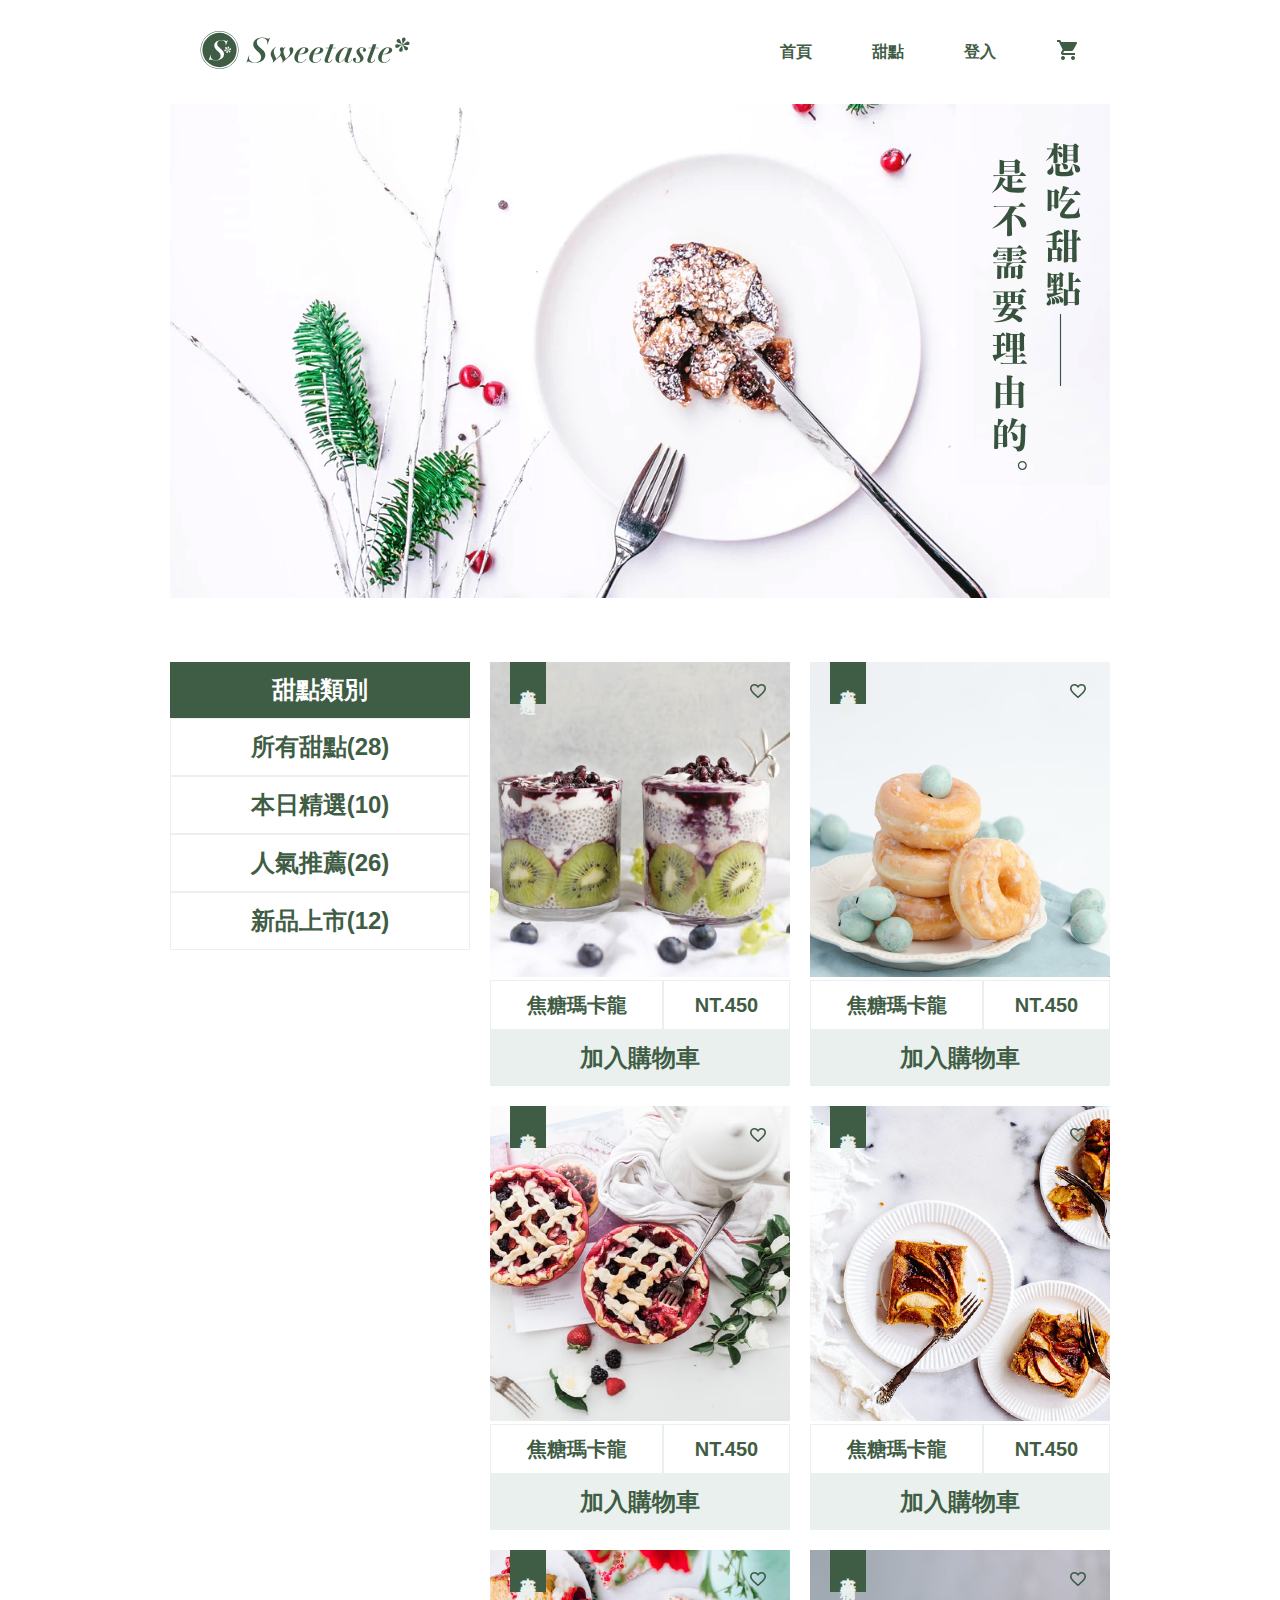
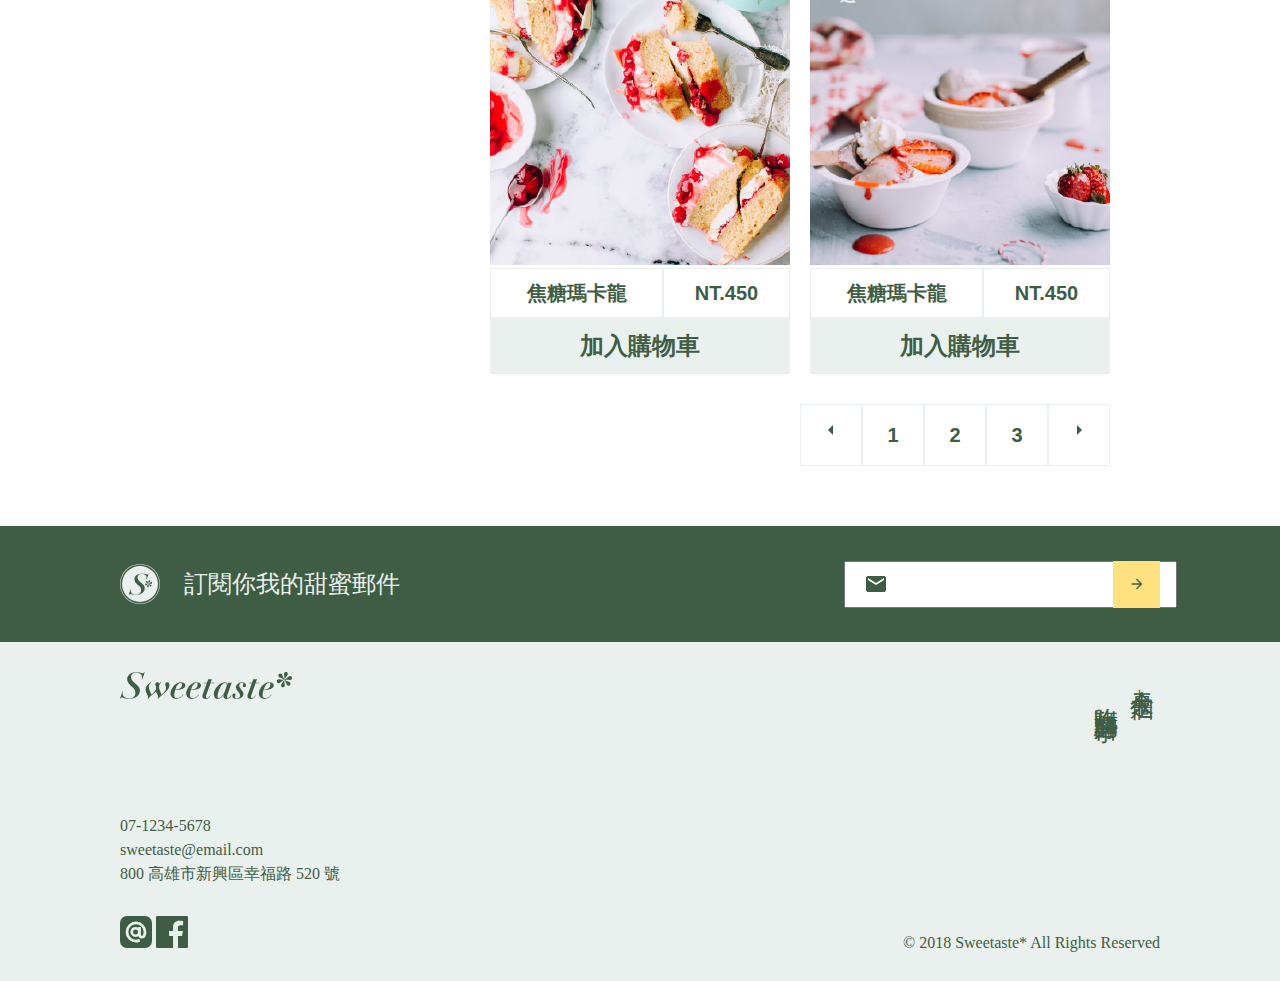
<file: index.html>
<!DOCTYPE html>
<html lang="en">
<head>
    <meta charset="UTF-8">
    <meta http-equiv="X-UA-Compatible" content="IE=edge">
    <meta name="viewport" content="width=device-width, initial-scale=1.0">
    <title>首頁</title>
    <link rel="stylesheet" href="css/all.css">
</head>
<body>
<div class="all">
    <div class="header">
        <a href="#"><img src="IMG/logo.svg" alt="logo"></a>
        <ul class="link">
            <li><a href="#">首頁</a></li>
            <li><a href="#">甜點</a></li>
            <li><a href="#">登入</a></li>
            <li><a href="#" target="_blank"><img src="IMG/shoppingcart.png" alt="購物車"></a>
            </li>
        </ul>
    </div>

    <div class="banner">
        <img src="IMG/banner.png" alt="文宣">
    </div>

    <div class="content">
        <div class="selection">
            <h2>甜點類別</h2>
        <ul>
            <li><a href="#">所有甜點(28)</a></li>
            <li><a href="#">本日精選(10)</a></li>
            <li><a href="#">人氣推薦(26)</a></li>
            <li><a href="#">新品上市(12)</a></li>
        </ul>
        </div>

        <div class="product">
            <ul class="productList">
                <li class="productListCard">
                    <div class="tag">
                        <p>本日精選</p>
                    </div>
                    <a class="label" href="#"><img src="IMG/favorite.png" alt="喜歡"></a>
                    <a href="#"><img src="IMG/p1.png" alt="品項1"></a>
                    <div class="productListCardBody">
                        <h3>焦糖瑪卡龍</h3>
                        <p>NT.450</p>
                        <a href="#">加入購物車</a>
                    </div>
                </li>
                <li class="productListCard">
                    <div class="tag">
                        <p>本日精選</p>
                    </div>
                    <a class="label" href="#"><img src="IMG/favorite.png" alt="喜歡"></a>
                    <a href="#"><img src="IMG/p2.png" alt="品項2"></a>
                    <div class="productListCardBody">
                        <h3>焦糖瑪卡龍</h3>
                        <p>NT.450</p>
                        <a href="#">加入購物車</a>
                    </div>
                </li>
                <li class="productListCard">
                    <div class="tag">
                        <p>本日精選</p>
                    </div>
                    <a class="label" href="#"><img src="IMG/favorite.png" alt="喜歡"></a>
                    <a href="#"><img src="IMG/p3.png" alt="品項3"></a>
                    <div class="productListCardBody">
                        <h3>焦糖瑪卡龍</h3>
                        <p>NT.450</p>
                        <a href="#">加入購物車</a>
                    </div>
                </li>
                <li class="productListCard">
                    <div class="tag">
                        <p>本日精選</p>
                    </div>
                    <a class="label" href="#"><img src="IMG/favorite.png" alt="喜歡"></a>
                    <a href="#"><img src="IMG/p4.png" alt="品項4"></a>
                    <div class="productListCardBody">
                        <h3>焦糖瑪卡龍</h3>
                        <p>NT.450</p>
                        <a href="#">加入購物車</a>
                    </div>
                </li>
                <li class="productListCard">
                    <div class="tag">
                        <p>本日精選</p>
                    </div>
                    <a class="label" href="#"><img src="IMG/favorite.png" alt="喜歡"></a>
                    <a href="#"><img src="IMG/p5.png" alt="品項5"></a>
                    <div class="productListCardBody">
                        <h3>焦糖瑪卡龍</h3>
                        <p>NT.450</p>
                        <a href="#">加入購物車</a>
                    </div>
                </li>
                <li class="productListCard">
                    <div class="tag">
                        <p>本日精選</p>
                    </div>
                    <a class="label" href="#"><img src="IMG/favorite.png" alt="喜歡"></a>
                    <a href="#"><img src="IMG/p6.png" alt="品項6"></a>
                    <div class="productListCardBody">
                        <h3>焦糖瑪卡龍</h3>
                        <p>NT.450</p>
                        <a href="#">加入購物車</a>
                    </div>
                </li>
            </ul>
            
                <ul class="pagination-body">
                    <li><a href="#"><img src="IMG/arrowleft.png" alt="左箭頭"></a></li>
                    <li><a class="pageNumber" href="#">1</a></li>
                    <li><a class="pageNumber" href="#">2</a></li>
                    <li><a class="pageNumber" href="#">3</a></li>
                    <li><a href="#"><img src="IMG/arrowright.png" alt="右箭頭"></a></li>
                </ul>
        </div>   
    </div>
</div>
    <div class="footer">
        <div class="top">
            <div class="footerBar">
                <img src="IMG/logo-light.svg" alt="logo">
                <h2>訂閱你我的甜蜜郵件</h2>
            </div>
            <div class="footerEmail">
                <img src="IMG/mail.png" alt="信箱">
                <input type="text">
                <a href="#"><img src="IMG/arrowforward.png" alt="送出"></a>
            </div>
        </div>
        <div class="main">
            <div class="information">
                <img src="IMG/logotype-lg-dark.svg" alt="品牌名稱">
                <ul>
                    <li><a href="#" target="_blank">07-1234-5678</a></li>
                    <li><a href="#" target="_blank">sweetaste@email.com</a></li>
                    <li>800 高雄市新興區幸福路 520 號</li>
                </ul>
            </div>
            <h2>今天是個 &mdash; <br>&nbsp 吃甜點的好日子。</h2>
        </div>

        <div class="bottom">
                <div class="icon">
                    <a href="#"><img src="IMG/line@.svg" alt="line"></a>
                    <a href="#"><img src="IMG/facebook.svg" alt="facebook"></a>
                </div>
                <div class="copyright">
                    <p>© 2018 Sweetaste* All Rights Reserved</p>
                </div>
        </div>
    </div>

   
</body>
</html>
</file>
<file: css/all.css>
.all {
  width: 940px;
  margin: 0 auto;
  font-family: -apple-system, BlinkMacSystemFont, 'Segoe UI', Roboto, Oxygen, Ubuntu, Cantarell, 'Open Sans', 'Helvetica Neue', sans-serif;
  font-weight: bold;
  -webkit-box-sizing: border-box;
          box-sizing: border-box;
  opacity: 1;
}

.all a {
  text-decoration: none;
}

.footer a {
  text-decoration: none;
}

/* http://meyerweb.com/eric/tools/css/reset/ 
   v2.0 | 20110126
   License: none (public domain)
*/
html, body, div, span, applet, object, iframe,
h1, h2, h3, h4, h5, h6, p, blockquote, pre,
a, abbr, acronym, address, big, cite, code,
del, dfn, em, img, ins, kbd, q, s, samp,
small, strike, strong, sub, sup, tt, var,
b, u, i, center,
dl, dt, dd, ol, ul, li,
fieldset, form, label, legend,
table, caption, tbody, tfoot, thead, tr, th, td,
article, aside, canvas, details, embed,
figure, figcaption, footer, header, hgroup,
menu, nav, output, ruby, section, summary,
time, mark, audio, video {
  margin: 0;
  padding: 0;
  border: 0;
  font-size: 100%;
  font: inherit;
  vertical-align: baseline;
}

/* HTML5 display-role reset for older browsers */
article, aside, details, figcaption, figure,
footer, header, hgroup, menu, nav, section {
  display: block;
}

body {
  line-height: 1;
}

ol, ul {
  list-style: none;
}

blockquote, q {
  quotes: none;
}

blockquote:before, blockquote:after,
q:before, q:after {
  content: '';
  content: none;
}

table {
  border-collapse: collapse;
  border-spacing: 0;
}

.header {
  display: -webkit-box;
  display: -ms-flexbox;
  display: flex;
  -webkit-box-pack: justify;
      -ms-flex-pack: justify;
          justify-content: space-between;
  padding: 30px 0px 30px 30px;
}

.header a img {
  width: 210px;
  height: 40px;
}

.header .link {
  display: -webkit-box;
  display: -ms-flexbox;
  display: flex;
  -webkit-box-align: center;
      -ms-flex-align: center;
          align-items: center;
}

.header .link a {
  font-size: 16px;
  color: #3F5D45;
  padding: 0px 30px;
}

.header .link a:hover {
  border-bottom: 3px solid darkolivegreen;
}

.header .link img {
  width: 24px;
  height: 24px;
}

.content {
  display: -webkit-box;
  display: -ms-flexbox;
  display: flex;
  margin-top: 60px;
  width: 100%;
}

.content .selection {
  width: 300px;
  -ms-flex-negative: 0;
      flex-shrink: 0;
  text-align: center;
  font-size: 24px;
}

.content .selection h2 {
  color: white;
  background-color: #3F5D45;
  padding: 16px 64px;
}

.content .selection a {
  display: block;
  color: #3F5D45;
  background-color: white;
  border: 1px solid #EAF0ED;
  padding: 16px 64px;
}

.content .selection a:hover {
  background-color: #EAF0ED;
}

.content .product .productList {
  display: -webkit-box;
  display: -ms-flexbox;
  display: flex;
  -ms-flex-wrap: wrap;
      flex-wrap: wrap;
  width: 640px;
}

.content .product .productList .productListCard {
  position: relative;
  width: 300px;
  margin: 0px 0px 20px 20px;
}

.content .product .productList .tag {
  position: absolute;
  top: 0px;
  left: 20px;
  color: #EAF0ED;
  background-color: #3F5D45;
  padding: 15px 10px;
  -webkit-writing-mode: vertical-lr;
      -ms-writing-mode: tb-lr;
          writing-mode: vertical-lr;
  letter-spacing: 3px;
}

.content .product .productList .label img {
  position: absolute;
  top: 19px;
  left: 258px;
}

.content .product .productList .productListCardBody {
  display: -webkit-box;
  display: -ms-flexbox;
  display: flex;
  -webkit-box-pack: justify;
      -ms-flex-pack: justify;
          justify-content: space-between;
  -ms-flex-wrap: wrap;
      flex-wrap: wrap;
}

.content .product .productList .productListCardBody h3 {
  width: 171px;
  text-align: center;
  font-size: 20px;
  color: #3F5D45;
  border: 1px solid #EAF0ED;
  padding: 14px 0px;
}

.content .product .productList .productListCardBody p {
  width: 125px;
  text-align: center;
  font-size: 20px;
  color: #3F5D45;
  border: 1px solid #EAF0ED;
  padding: 14px 0px;
}

.content .product .productList .productListCardBody a {
  text-align: center;
  font-size: 24px;
  padding: 16px 90px;
  color: #3F5D45;
  background-color: #EAF0ED;
}

.content .pagination-body {
  display: -webkit-box;
  display: -ms-flexbox;
  display: flex;
  -webkit-box-pack: end;
      -ms-flex-pack: end;
          justify-content: flex-end;
  -webkit-box-align: center;
      -ms-flex-align: center;
          align-items: center;
  margin-top: 10px;
}

.content .pagination-body li {
  border: 1px solid #EAF0ED;
  width: 60px;
}

.content .pagination-body li a {
  display: block;
  color: #3F5D45;
  font-size: 20px;
  text-align: center;
  line-height: 60px;
}

.content .pagination-body li .pageNumber:hover {
  background-color: #3F5D45;
  color: white;
}

.footer {
  width: 100%;
  margin: 0 auto;
  margin-top: 60px;
}

.footer .top {
  display: -webkit-box;
  display: -ms-flexbox;
  display: flex;
  -webkit-box-pack: justify;
      -ms-flex-pack: justify;
          justify-content: space-between;
  -webkit-box-align: center;
      -ms-flex-align: center;
          align-items: center;
  padding: 0px 120px;
  background-color: #3F5D45;
  height: 116px;
}

.footer .top .footerBar {
  display: -webkit-box;
  display: -ms-flexbox;
  display: flex;
  -webkit-box-align: center;
      -ms-flex-align: center;
          align-items: center;
}

.footer .top .footerBar img {
  width: 40px;
}

.footer .top .footerBar h2 {
  font-size: 24px;
  color: #EAF0ED;
  margin-left: 24px;
}

.footer .top .footerEmail {
  display: -webkit-box;
  display: -ms-flexbox;
  display: flex;
  -webkit-box-align: center;
      -ms-flex-align: center;
          align-items: center;
  position: relative;
  width: 316px;
}

.footer .top .footerEmail img {
  display: block;
  width: 24px;
  position: absolute;
  margin-left: 20px;
}

.footer .top .footerEmail input {
  font-size: 20px;
  padding: 10px 10px 10px 54px;
}

.footer .top .footerEmail a img {
  position: absolute;
  padding: 15.5px 15.5px;
  background-color: #FFE180;
  width: 16px;
  right: 0;
  bottom: 0;
}

.footer .main {
  padding: 30px 120px 0px 120px;
  display: -webkit-box;
  display: -ms-flexbox;
  display: flex;
  -webkit-box-pack: justify;
      -ms-flex-pack: justify;
          justify-content: space-between;
  background-color: #EAF0ED;
}

.footer .main .information {
  display: -webkit-box;
  display: -ms-flexbox;
  display: flex;
  -webkit-box-orient: vertical;
  -webkit-box-direction: normal;
      -ms-flex-direction: column;
          flex-direction: column;
}

.footer .main .information img {
  width: 172px;
  margin-bottom: 115px;
}

.footer .main .information li, .footer .main .information a {
  color: #3F5D45;
  line-height: 1.5;
}

.footer .main h2 {
  font-size: 24px;
  color: #3F5D45;
  -webkit-writing-mode: vertical-rl;
      -ms-writing-mode: tb-rl;
          writing-mode: vertical-rl;
  line-height: 1.5;
  letter-spacing: 0.1em;
}

.footer .bottom {
  display: -webkit-box;
  display: -ms-flexbox;
  display: flex;
  -webkit-box-pack: justify;
      -ms-flex-pack: justify;
          justify-content: space-between;
  -webkit-box-align: baseline;
      -ms-flex-align: baseline;
          align-items: baseline;
  padding: 30px 120px;
  background-color: #EAF0ED;
}

.footer .bottom a {
  display: inline-block;
  width: 32px;
}

.footer .bottom .copyright p {
  color: #3F5D45;
  font-family: Times;
}
/*# sourceMappingURL=all.css.map */
</file>
